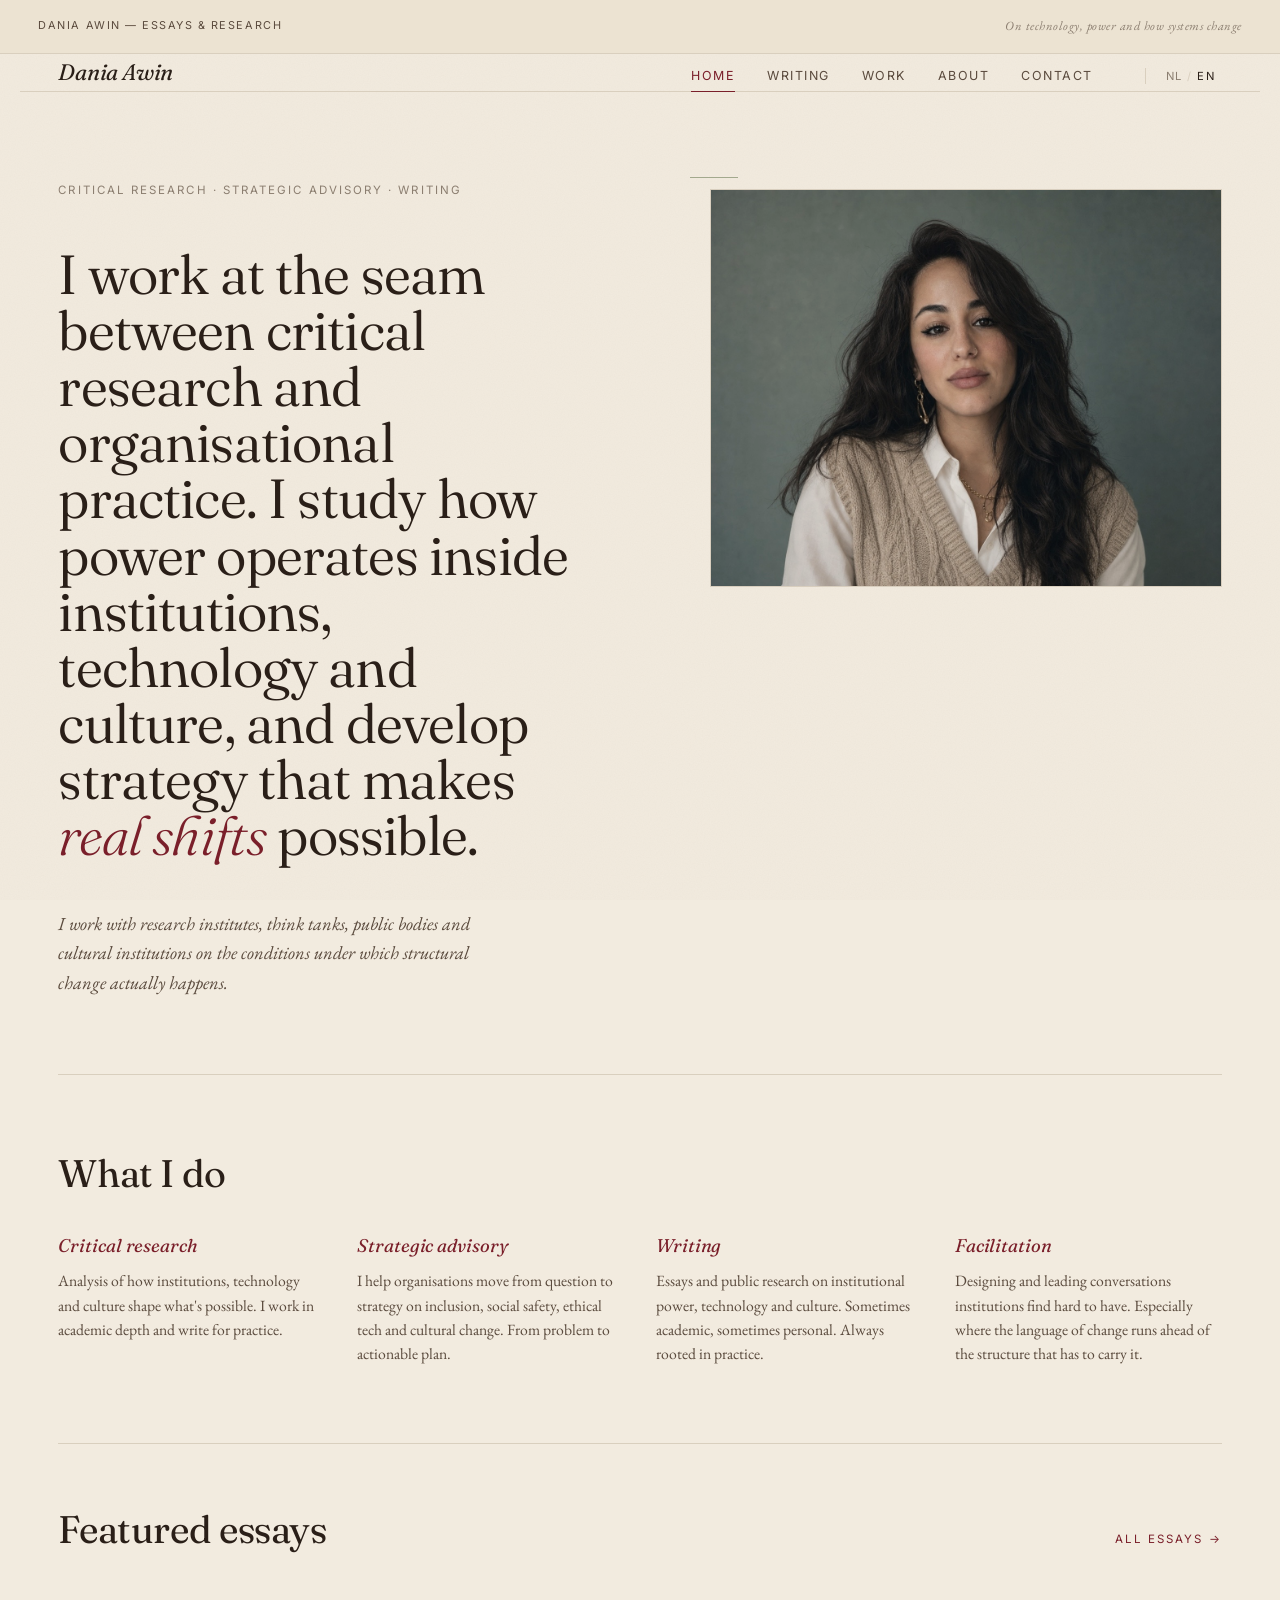
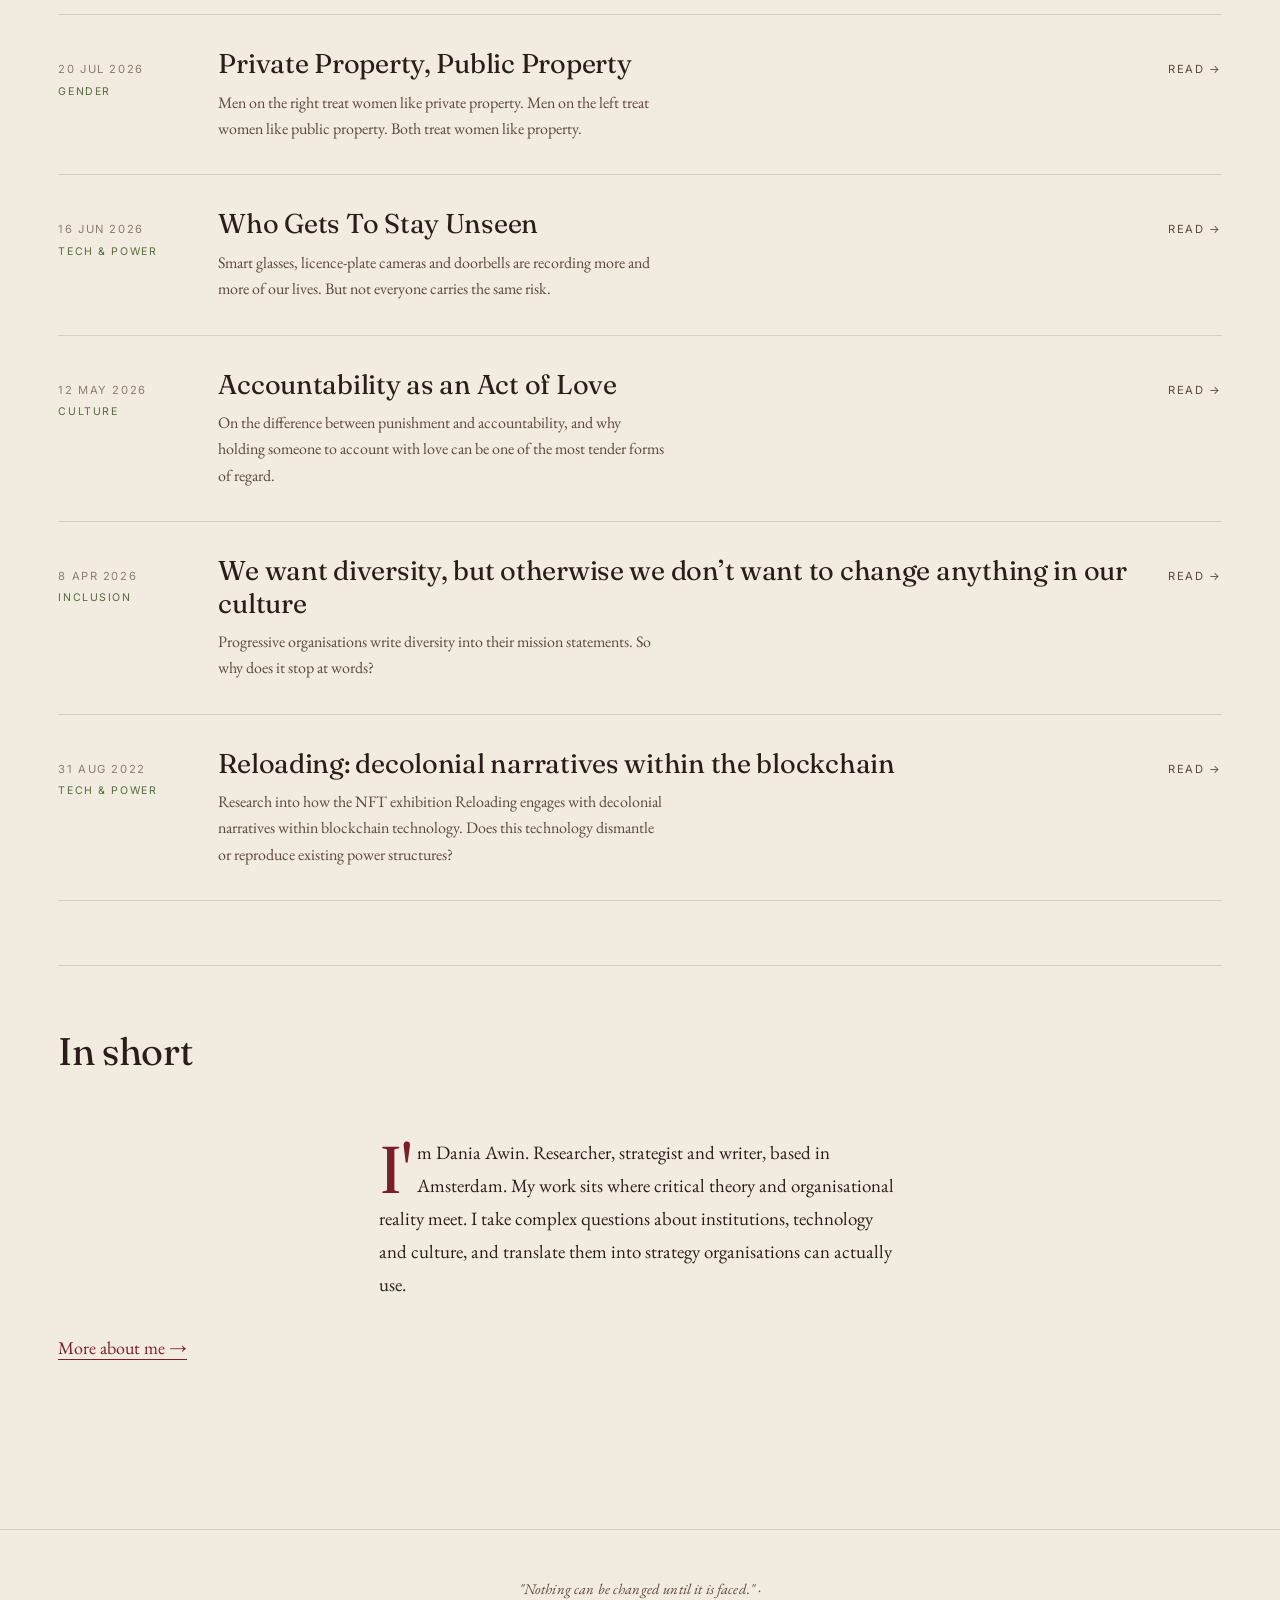
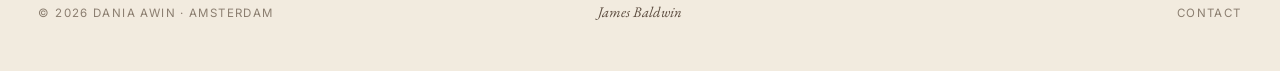
<file: index.html>
<!DOCTYPE html>
<html lang="en">
<head>
  <meta charset="UTF-8" />
  <meta name="viewport" content="width=device-width, initial-scale=1.0" />
  <meta name="google-site-verification" content="9EBfNb-vlP_G5vzVKmFkV1T8YSoDcM2ezz2l9nICe7w" />

  <title>Dania Awin · Critical research, strategic advisory and writing on power, institutions and technology</title>
  <meta name="description" content="Dania Awin is a critical researcher, strategist and writer based in Amsterdam. Research and advisory on institutional power, inclusion and social safety, ethics in technology, decolonisation, and cultural change in organisations." />
  <meta name="author" content="Dania Awin" />
  <meta name="robots" content="index, follow" />
  <meta name="keywords" content="Dania Awin, critical research, strategic advisory, institutional change, decolonisation, inclusion, social safety, ethics in technology, organisational change, Amsterdam researcher, public research, think tank, policy research, tech and society, cultural change, decolonial theory" />
  <link rel="canonical" href="https://daniaawin.com/" />
  <meta name="theme-color" content="#F2EBDF" />

  <meta property="og:type" content="website" />
  <meta property="og:site_name" content="Dania Awin" />
  <meta property="og:title" content="Dania Awin · Critical research, strategic advisory and writing on power, institutions and technology" />
  <meta property="og:description" content="Dania Awin is a critical researcher, strategist and writer based in Amsterdam. Research and advisory on institutional power, inclusion and social safety, ethics in technology, decolonisation, and cultural change in organisations." />
  <meta property="og:url" content="https://daniaawin.com/" />
  <meta property="og:image" content="https://daniaawin.com/dania-hero.jpg" />
  <meta property="og:locale" content="en_GB" />
  <meta property="og:locale:alternate" content="nl_NL" />

  <meta name="twitter:card" content="summary_large_image" />
  <meta name="twitter:title" content="Dania Awin · Critical research, strategic advisory and writing on power, institutions and technology" />
  <meta name="twitter:description" content="Dania Awin is a critical researcher, strategist and writer based in Amsterdam. Research and advisory on institutional power, inclusion and social safety, ethics in technology, decolonisation, and cultural change in organisations." />
  <meta name="twitter:image" content="https://daniaawin.com/dania-hero.jpg" />

  <script type="application/ld+json">
{
  "@context": "https://schema.org",
  "@type": "Person",
  "name": "Dania Awin",
  "url": "https://daniaawin.com",
  "image": "https://daniaawin.com/dania-hero.jpg",
  "jobTitle": "Researcher, Strategic Advisor, Writer",
  "description": "Critical researcher, strategist and writer working on institutional power, inclusion and social safety, ethics in technology, and cultural change in organisations.",
  "knowsLanguage": ["nl", "en"],
  "address": { "@type": "PostalAddress", "addressLocality": "Amsterdam", "addressCountry": "NL" },
  "alumniOf": { "@type": "CollegeOrUniversity", "name": "University of Amsterdam", "url": "https://www.uva.nl" },
  "knowsAbout": [
    "Institutional power", "Decolonisation", "Decolonial theory",
    "Inclusion", "Social safety", "Diversity equity and inclusion",
    "Ethics in technology", "Digital rights", "Tech and society",
    "Cultural change in organisations", "Organisational change",
    "Critical theory", "Public research", "Strategic research", "Policy research"
  ],
  "sameAs": [ "https://linkedin.com/in/daniaawin", "https://dawin.substack.com" ]
}
</script>

  <link rel="preconnect" href="https://fonts.googleapis.com" />
  <link rel="preconnect" href="https://fonts.gstatic.com" crossorigin />
  <link href="https://fonts.googleapis.com/css2?family=Fraunces:ital,opsz,wght@0,9..144,300..600;1,9..144,300..500&family=EB+Garamond:ital,wght@0,400..600;1,400..500&family=Inter:wght@400;500&display=swap" rel="stylesheet" />

  <link rel="stylesheet" href="style.css?v=e51124af" />
  <link rel="icon" type="image/svg+xml" href="/favicon.svg" />
  <link rel="icon" type="image/png" sizes="32x32" href="/favicon-32x32.png" />
  <link rel="icon" type="image/png" sizes="16x16" href="/favicon-16x16.png" />
  <link rel="apple-touch-icon" sizes="180x180" href="/apple-touch-icon.png" />
  <link rel="alternate" type="application/rss+xml" title="Dania Awin — Essays" href="/rss.xml" />
</head>
<body class="lang-en">

  <header>
    <div class="marginalia">
      <div class="left" data-c="marginalia.left"></div>
      <div class="center"></div>
      <div class="right" data-c="marginalia.right"></div>
    </div>

    <nav class="nav wrap">
      <a href="index.html" class="nav__brand" data-c="brand"></a>
      <div class="nav__links">
        <a href="index.html" class="is-active" data-c="nav.home"></a>
        <a href="writing.html" data-c="nav.writing"></a>
        <a href="work.html" data-c="nav.work"></a>
        <a href="about.html" data-c="nav.about"></a>
        <a href="contact.html" data-c="nav.contact"></a>
        <button class="nav__lang" id="langToggle" aria-label="Toggle language">
          <span data-lang="nl">NL</span><span class="divider">/</span><span data-lang="en">EN</span>
        </button>
      </div>
    </nav>
  </header>

  <main class="wrap">

    <section class="hero hero--with-portrait">
      <div class="hero__text">
        <div class="eyebrow hero__eyebrow" data-c="home.eyebrow"></div>
        <h1 class="display" data-c="home.heroHeadline"></h1>
        <p class="hero__sub" data-c="home.heroSub"></p>
      </div>
      <figure class="hero__portrait">
        <img id="hero-portrait-img" src="dania-hero.jpg" alt="Dania Awin" />
      </figure>
    </section>

    <section class="work-blocks">
      <h2 class="section" data-c="home.whatIDoHeading"></h2>
      <div class="work-blocks__grid" id="what-i-do-blocks"></div>
    </section>

    <section class="featured" id="featured-essays">
      <div class="featured__head">
        <h2 class="section" data-c="home.featuredHeading"></h2>
        <a href="writing.html" class="eyebrow" style="color: var(--oxblood);" data-c="home.featuredAllLink"></a>
      </div>
      <div class="featured__list" id="featured-list"></div>
    </section>

    <section class="featured">
      <div class="featured__head">
        <h2 class="section" data-c="home.introHeading"></h2>
      </div>
      <div class="prose" id="home-intro" style="max-width: 58ch;"></div>
      <p style="margin-top: 2rem;">
        <a href="about.html" class="link" style="color: var(--oxblood);"><span class="nl">Meer over mij →</span><span class="en">More about me →</span></a>
      </p>
    </section>

  </main>

  <footer class="foot">
    <div class="left" data-c="footer.copyright"></div>
    <div class="center" data-c="footer.quote"></div>
    <div class="right">
      <a href="contact.html" data-c="footer.contactLink"></a>
    </div>
  </footer>




  <script src="script.js?v=588d3e87"></script>
</body>
</html>
</file>
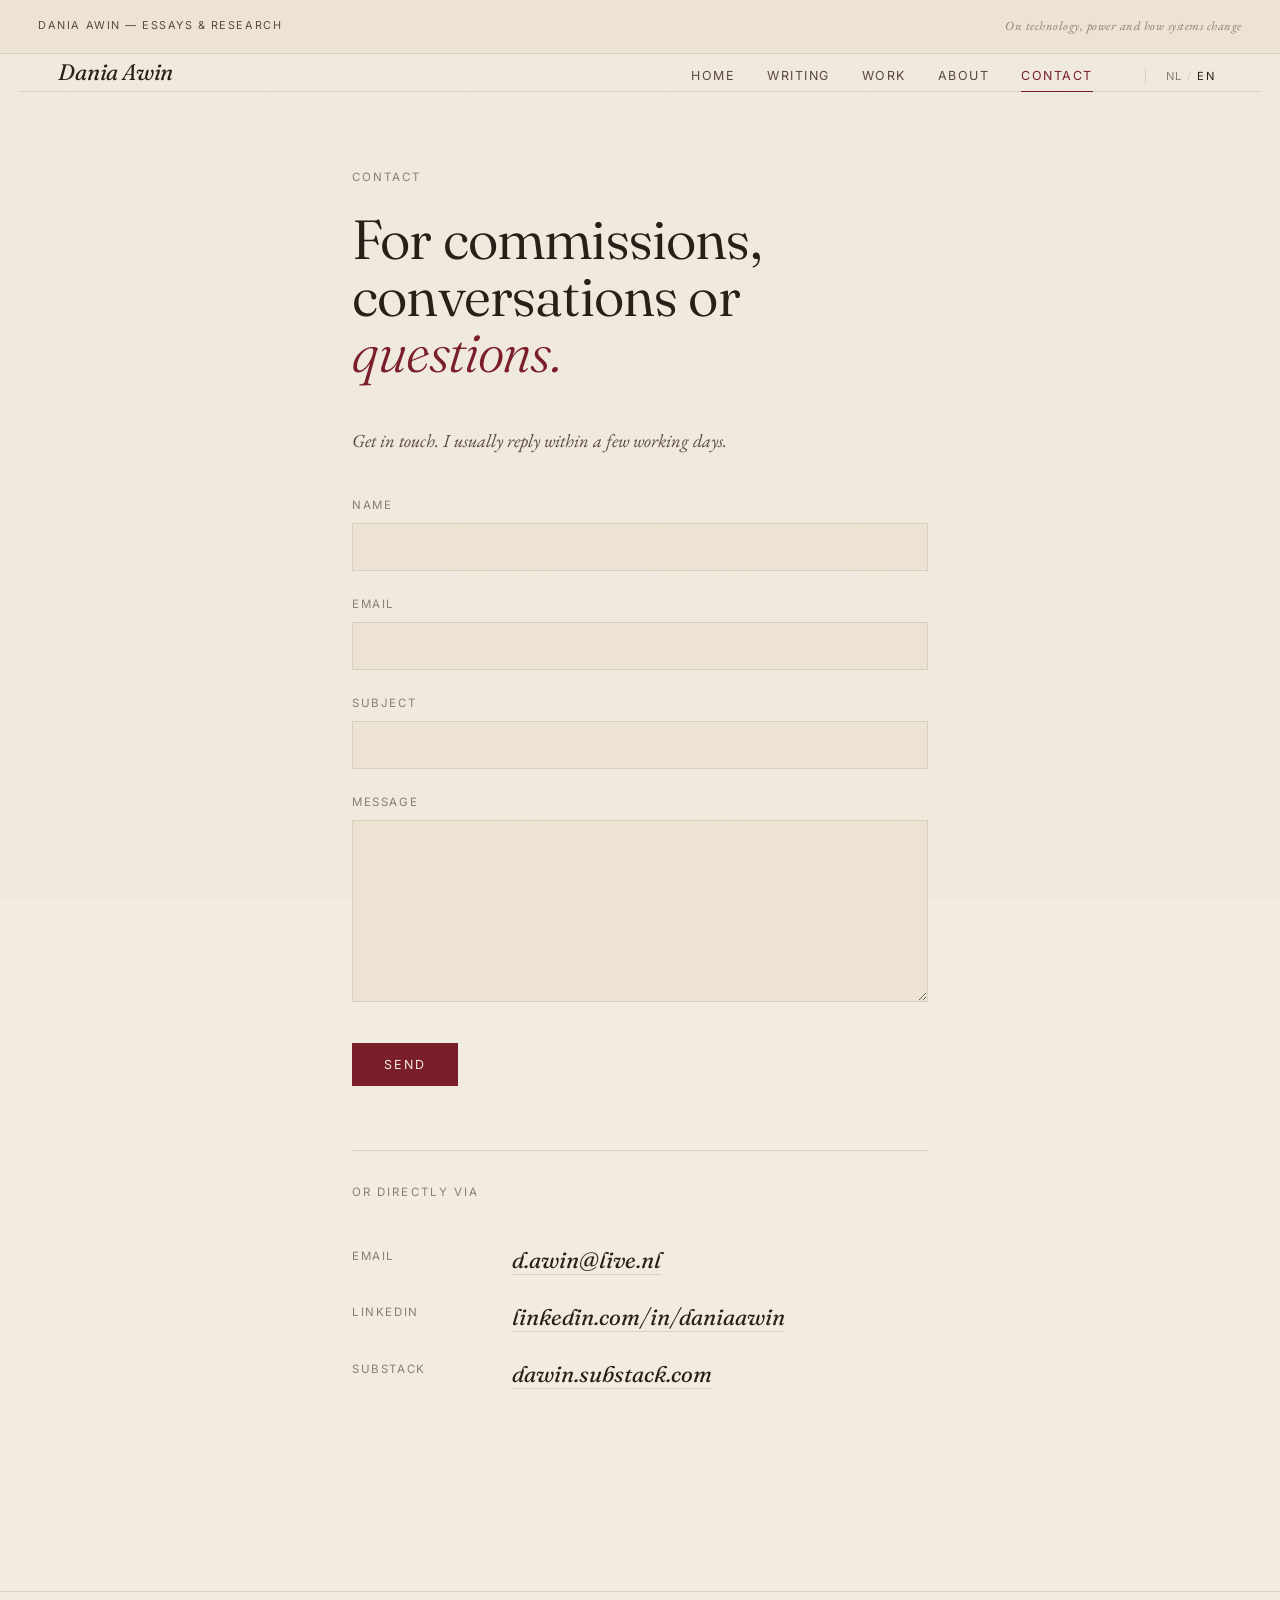
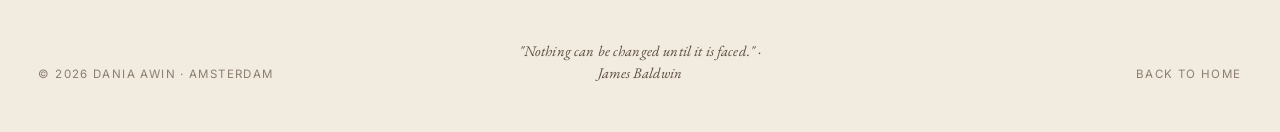
<file: contact.html>
<!DOCTYPE html>
<html lang="en">
<head>
  <meta charset="UTF-8" />
  <meta name="viewport" content="width=device-width, initial-scale=1.0" />
  <meta name="google-site-verification" content="9EBfNb-vlP_G5vzVKmFkV1T8YSoDcM2ezz2l9nICe7w" />

  <title>Contact · Dania Awin · Research, advisory and writing engagements</title>
  <meta name="description" content="Get in touch with Dania Awin for research, advisory, writing or speaking engagements. Amsterdam-based, working in Dutch and English." />
  <meta name="author" content="Dania Awin" />
  <meta name="robots" content="index, follow" />
  <meta name="keywords" content="Dania Awin, critical research, strategic advisory, institutional change, decolonisation, inclusion, social safety, ethics in technology, organisational change, Amsterdam researcher, public research, think tank, policy research, tech and society, cultural change, decolonial theory" />
  <link rel="canonical" href="https://daniaawin.com/contact.html" />
  <meta name="theme-color" content="#F2EBDF" />

  <meta property="og:type" content="website" />
  <meta property="og:site_name" content="Dania Awin" />
  <meta property="og:title" content="Contact · Dania Awin · Research, advisory and writing engagements" />
  <meta property="og:description" content="Get in touch with Dania Awin for research, advisory, writing or speaking engagements. Amsterdam-based, working in Dutch and English." />
  <meta property="og:url" content="https://daniaawin.com/contact.html" />
  <meta property="og:image" content="https://daniaawin.com/dania-hero.jpg" />
  <meta property="og:locale" content="en_GB" />
  <meta property="og:locale:alternate" content="nl_NL" />

  <meta name="twitter:card" content="summary_large_image" />
  <meta name="twitter:title" content="Contact · Dania Awin · Research, advisory and writing engagements" />
  <meta name="twitter:description" content="Get in touch with Dania Awin for research, advisory, writing or speaking engagements. Amsterdam-based, working in Dutch and English." />
  <meta name="twitter:image" content="https://daniaawin.com/dania-hero.jpg" />

  <script type="application/ld+json">
{
  "@context": "https://schema.org",
  "@type": "Person",
  "name": "Dania Awin",
  "url": "https://daniaawin.com",
  "image": "https://daniaawin.com/dania-hero.jpg",
  "jobTitle": "Researcher, Strategic Advisor, Writer",
  "description": "Critical researcher, strategist and writer working on institutional power, inclusion and social safety, ethics in technology, and cultural change in organisations.",
  "knowsLanguage": ["nl", "en"],
  "address": { "@type": "PostalAddress", "addressLocality": "Amsterdam", "addressCountry": "NL" },
  "alumniOf": { "@type": "CollegeOrUniversity", "name": "University of Amsterdam", "url": "https://www.uva.nl" },
  "knowsAbout": [
    "Institutional power", "Decolonisation", "Decolonial theory",
    "Inclusion", "Social safety", "Diversity equity and inclusion",
    "Ethics in technology", "Digital rights", "Tech and society",
    "Cultural change in organisations", "Organisational change",
    "Critical theory", "Public research", "Strategic research", "Policy research"
  ],
  "sameAs": [ "https://linkedin.com/in/daniaawin", "https://dawin.substack.com" ]
}
</script>

  <link rel="preconnect" href="https://fonts.googleapis.com" />
  <link rel="preconnect" href="https://fonts.gstatic.com" crossorigin />
  <link href="https://fonts.googleapis.com/css2?family=Fraunces:ital,opsz,wght@0,9..144,300..600;1,9..144,300..500&family=EB+Garamond:ital,wght@0,400..600;1,400..500&family=Inter:wght@400;500&display=swap" rel="stylesheet" />

  <link rel="stylesheet" href="style.css?v=e51124af" />
  <link rel="icon" type="image/svg+xml" href="/favicon.svg" />
  <link rel="icon" type="image/png" sizes="32x32" href="/favicon-32x32.png" />
  <link rel="icon" type="image/png" sizes="16x16" href="/favicon-16x16.png" />
  <link rel="apple-touch-icon" sizes="180x180" href="/apple-touch-icon.png" />
  <link rel="alternate" type="application/rss+xml" title="Dania Awin — Essays" href="/rss.xml" />
</head>
<body class="lang-en">

  <header>
    <div class="marginalia">
      <div class="left" data-c="marginalia.left"></div>
      <div class="center"></div>
      <div class="right" data-c="marginalia.right"></div>
    </div>

    <nav class="nav wrap">
      <a href="index.html" class="nav__brand" data-c="brand"></a>
      <div class="nav__links">
        <a href="index.html" data-c="nav.home"></a>
        <a href="writing.html" data-c="nav.writing"></a>
        <a href="work.html" data-c="nav.work"></a>
        <a href="about.html" data-c="nav.about"></a>
        <a href="contact.html" class="is-active" data-c="nav.contact"></a>
        <button class="nav__lang" id="langToggle" aria-label="Toggle language">
          <span data-lang="nl">NL</span><span class="divider">/</span><span data-lang="en">EN</span>
        </button>
      </div>
    </nav>
  </header>

  <main class="wrap">

    <section class="contact">
      <div class="eyebrow" data-c="contact.eyebrow"></div>
      <h1 class="display" style="margin-top: 1.5rem;" data-c="contact.title"></h1>
      <p class="archive-intro" style="margin-top: 2rem;" data-c="contact.intro"></p>

      <form method="POST" class="contact-form" action="https://formsubmit.co/d.awin@live.nl">
        <input type="hidden" name="_subject" value="Nieuw bericht via daniaawin.com" />
        <input type="hidden" name="_template" value="table" />
        <input type="hidden" name="_captcha" value="false" />
        <input type="hidden" name="_next" value="https://daniaawin.com/contact.html?sent=1" />
        <input type="text" name="_honey" style="display:none" />

        <div class="field">
          <label for="name"><span class="nl">Naam</span><span class="en">Name</span></label>
          <input type="text" id="name" name="name" required />
        </div>
        <div class="field">
          <label for="email">Email</label>
          <input type="email" id="email" name="email" required />
        </div>
        <div class="field">
          <label for="subject"><span class="nl">Onderwerp</span><span class="en">Subject</span></label>
          <input type="text" id="subject" name="subject" />
        </div>
        <div class="field">
          <label for="message"><span class="nl">Bericht</span><span class="en">Message</span></label>
          <textarea id="message" name="message" rows="6" required></textarea>
        </div>
        <button type="submit" class="contact-submit">
          <span class="nl">Verstuur</span><span class="en">Send</span>
        </button>
      </form>

      <p id="contact-success" style="display:none; margin-top: 2rem; padding: 1.5rem; background: var(--bg-soft); border-left: 2px solid var(--moss); font-style: italic;">
        <span class="nl">Bedankt voor je bericht. Ik antwoord meestal binnen een paar werkdagen.</span>
        <span class="en">Thank you for your message. I usually reply within a few working days.</span>
      </p>

      <div style="margin-top: 4rem; padding-top: 2rem; border-top: 1px solid var(--rule);">
        <p class="eyebrow" style="margin-bottom: 1.5rem;"><span class="nl">Of direct via</span><span class="en">Or directly via</span></p>
        <dl id="contact-items"></dl>
      </div>
    </section>

  </main>

  <script>
    if (new URLSearchParams(location.search).get('sent') === '1') {
      document.getElementById('contact-success').style.display = 'block';
      document.querySelector('.contact-form').style.display = 'none';
    }
  </script>

  <footer class="foot">
    <div class="left" data-c="footer.copyright"></div>
    <div class="center" data-c="footer.quote"></div>
    <div class="right">
      <a href="index.html" data-c="labels.backToHome"></a>
    </div>
  </footer>




  <script src="script.js?v=588d3e87"></script>
</body>
</html>
</file>
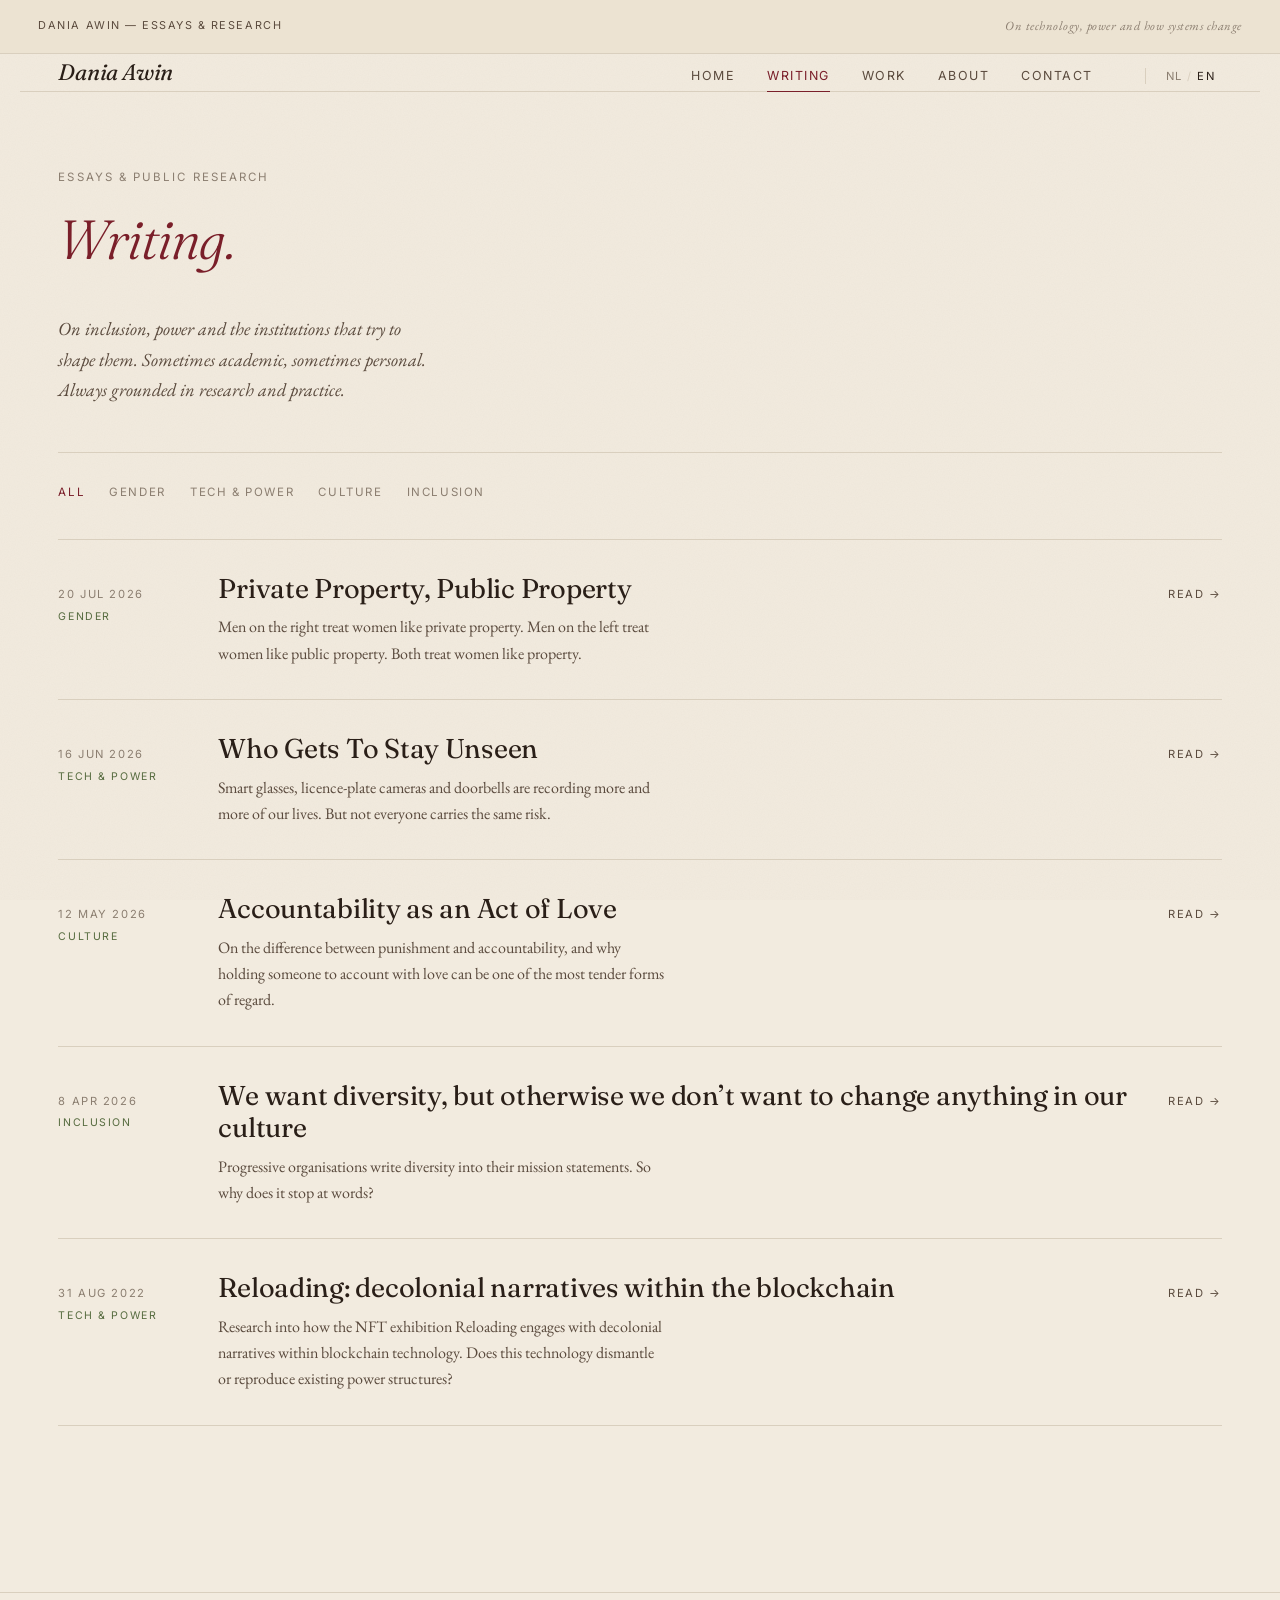
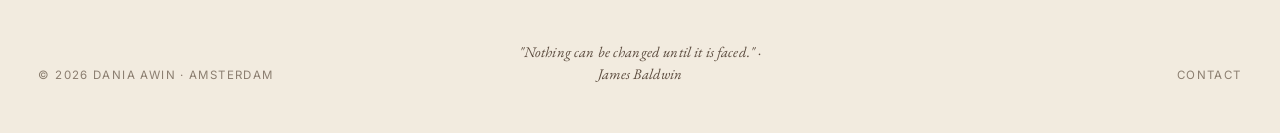
<file: writing.html>
<!DOCTYPE html>
<html lang="en">
<head>
  <meta charset="UTF-8" />
  <meta name="viewport" content="width=device-width, initial-scale=1.0" />
  <meta name="google-site-verification" content="9EBfNb-vlP_G5vzVKmFkV1T8YSoDcM2ezz2l9nICe7w" />

  <title>Writing · Dania Awin · Essays on institutional power, technology and culture</title>
  <meta name="description" content="Essays and public research by Dania Awin on institutional power, decolonisation, inclusion and social safety, ethics in technology, accountability, and the politics of structural change." />
  <meta name="author" content="Dania Awin" />
  <meta name="robots" content="index, follow" />
  <meta name="keywords" content="Dania Awin, critical research, strategic advisory, institutional change, decolonisation, inclusion, social safety, ethics in technology, organisational change, Amsterdam researcher, public research, think tank, policy research, tech and society, cultural change, decolonial theory" />
  <link rel="canonical" href="https://daniaawin.com/writing.html" />
  <meta name="theme-color" content="#F2EBDF" />

  <meta property="og:type" content="website" />
  <meta property="og:site_name" content="Dania Awin" />
  <meta property="og:title" content="Writing · Dania Awin · Essays on institutional power, technology and culture" />
  <meta property="og:description" content="Essays and public research by Dania Awin on institutional power, decolonisation, inclusion and social safety, ethics in technology, accountability, and the politics of structural change." />
  <meta property="og:url" content="https://daniaawin.com/writing.html" />
  <meta property="og:image" content="https://daniaawin.com/dania-hero.jpg" />
  <meta property="og:locale" content="en_GB" />
  <meta property="og:locale:alternate" content="nl_NL" />

  <meta name="twitter:card" content="summary_large_image" />
  <meta name="twitter:title" content="Writing · Dania Awin · Essays on institutional power, technology and culture" />
  <meta name="twitter:description" content="Essays and public research by Dania Awin on institutional power, decolonisation, inclusion and social safety, ethics in technology, accountability, and the politics of structural change." />
  <meta name="twitter:image" content="https://daniaawin.com/dania-hero.jpg" />

  <script type="application/ld+json">
{
  "@context": "https://schema.org",
  "@type": "Person",
  "name": "Dania Awin",
  "url": "https://daniaawin.com",
  "image": "https://daniaawin.com/dania-hero.jpg",
  "jobTitle": "Researcher, Strategic Advisor, Writer",
  "description": "Critical researcher, strategist and writer working on institutional power, inclusion and social safety, ethics in technology, and cultural change in organisations.",
  "knowsLanguage": ["nl", "en"],
  "address": { "@type": "PostalAddress", "addressLocality": "Amsterdam", "addressCountry": "NL" },
  "alumniOf": { "@type": "CollegeOrUniversity", "name": "University of Amsterdam", "url": "https://www.uva.nl" },
  "knowsAbout": [
    "Institutional power", "Decolonisation", "Decolonial theory",
    "Inclusion", "Social safety", "Diversity equity and inclusion",
    "Ethics in technology", "Digital rights", "Tech and society",
    "Cultural change in organisations", "Organisational change",
    "Critical theory", "Public research", "Strategic research", "Policy research"
  ],
  "sameAs": [ "https://linkedin.com/in/daniaawin", "https://dawin.substack.com" ]
}
</script>

  <link rel="preconnect" href="https://fonts.googleapis.com" />
  <link rel="preconnect" href="https://fonts.gstatic.com" crossorigin />
  <link href="https://fonts.googleapis.com/css2?family=Fraunces:ital,opsz,wght@0,9..144,300..600;1,9..144,300..500&family=EB+Garamond:ital,wght@0,400..600;1,400..500&family=Inter:wght@400;500&display=swap" rel="stylesheet" />

  <link rel="stylesheet" href="style.css?v=e51124af" />
  <link rel="icon" type="image/svg+xml" href="/favicon.svg" />
  <link rel="icon" type="image/png" sizes="32x32" href="/favicon-32x32.png" />
  <link rel="icon" type="image/png" sizes="16x16" href="/favicon-16x16.png" />
  <link rel="apple-touch-icon" sizes="180x180" href="/apple-touch-icon.png" />
  <link rel="alternate" type="application/rss+xml" title="Dania Awin — Essays" href="/rss.xml" />
</head>
<body class="lang-en">

  <header>
    <div class="marginalia">
      <div class="left" data-c="marginalia.left"></div>
      <div class="center"></div>
      <div class="right" data-c="marginalia.right"></div>
    </div>

    <nav class="nav wrap">
      <a href="index.html" class="nav__brand" data-c="brand"></a>
      <div class="nav__links">
        <a href="index.html" data-c="nav.home"></a>
        <a href="writing.html" class="is-active" data-c="nav.writing"></a>
        <a href="work.html" data-c="nav.work"></a>
        <a href="about.html" data-c="nav.about"></a>
        <a href="contact.html" data-c="nav.contact"></a>
        <button class="nav__lang" id="langToggle" aria-label="Toggle language">
          <span data-lang="nl">NL</span><span class="divider">/</span><span data-lang="en">EN</span>
        </button>
      </div>
    </nav>
  </header>

  <main class="wrap">

    <section class="archive-head">
      <div class="eyebrow" data-c="writing.eyebrow"></div>
      <h1 class="display" style="margin-top: 1.5rem;" data-c="writing.title"></h1>
      <p class="archive-intro" data-c="writing.intro"></p>
      <div class="filters" id="filters"></div>
    </section>

    <section class="featured" style="border-top: 0; padding-top: 0;">
      <div class="featured__list" id="all-articles"></div>
    </section>

  </main>

  <footer class="foot">
    <div class="left" data-c="footer.copyright"></div>
    <div class="center" data-c="footer.quote"></div>
    <div class="right">
      <a href="contact.html" data-c="footer.contactLink"></a>
    </div>
  </footer>




  <script src="script.js?v=588d3e87"></script>
</body>
</html>
</file>
<file: style.css>
/* =========================================================
   Dania Awin — site stylesheet
   Editorial, literary, painterly. Aubergine / moss / oxblood
   on warm cream. Fraunces + EB Garamond.
   ========================================================= */

:root {
  /* Colors */
  --bg: #F2EBDF;            /* warm cream */
  --bg-soft: #ECE3D2;       /* slightly darker cream */
  --bg-dark: #3D2C3D;       /* aubergine */
  --bg-dark-soft: #2F2330;
  --ink: #2A1F18;           /* deep chocolate, body text */
  --ink-soft: #5A4A3D;
  --muted: #8B7E70;         /* warm grey */
  --rule: #D9CFBE;          /* hairline rule */
  --oxblood: #7A1F2A;       /* primary accent */
  --moss: #566B3F;          /* secondary accent */
  --cream-on-dark: #E8DCC5;

  /* Typography */
  --serif-display: "Fraunces", "Spectral", Georgia, serif;
  --serif-body: "EB Garamond", "Cormorant Garamond", Georgia, serif;
  --sans-caps: "Inter", "Söhne", -apple-system, BlinkMacSystemFont, sans-serif;

  /* Sizing */
  --max-width: 1240px;
  --measure: 64ch;          /* readable column */
  --gutter: clamp(1.25rem, 3vw, 2.5rem);

  /* Motion */
  --ease: cubic-bezier(0.4, 0.0, 0.2, 1);
}

/* ---------- Reset ---------- */

*, *::before, *::after { box-sizing: border-box; }

html { -webkit-text-size-adjust: 100%; }

body {
  margin: 0;
  background: var(--bg);
  color: var(--ink);
  font-family: var(--serif-body);
  font-size: 1.125rem;
  line-height: 1.65;
  font-feature-settings: "kern", "liga", "onum";
  text-rendering: optimizeLegibility;
  -webkit-font-smoothing: antialiased;
  -moz-osx-font-smoothing: grayscale;
  position: relative;
  overflow-x: hidden;
}

/* Subtle paper grain */
body::before {
  content: "";
  position: fixed;
  inset: 0;
  pointer-events: none;
  z-index: 1;
  opacity: 0.5;
  mix-blend-mode: multiply;
  background-image: url("data:image/svg+xml;utf8,<svg xmlns='http://www.w3.org/2000/svg' width='200' height='200'><filter id='n'><feTurbulence type='fractalNoise' baseFrequency='0.85' numOctaves='2' stitchTiles='stitch'/><feColorMatrix values='0 0 0 0 0.16  0 0 0 0 0.12  0 0 0 0 0.09  0 0 0 0.06 0'/></filter><rect width='100%25' height='100%25' filter='url(%23n)'/></svg>");
}

img { max-width: 100%; display: block; }
a { color: inherit; text-decoration: none; }

/* ---------- Top marginalia ---------- */

.marginalia {
  display: grid;
  grid-template-columns: 1fr auto 1fr;
  align-items: center;
  padding: 1rem var(--gutter);
  background: var(--bg-soft);
  border-bottom: 1px solid var(--rule);
  font-family: var(--sans-caps);
  font-size: 0.68rem;
  letter-spacing: 0.14em;
  text-transform: uppercase;
  color: var(--ink-soft);
  position: relative;
  z-index: 5;
}

.marginalia .left {
  justify-self: start;
}

.marginalia .right {
  justify-self: end;
  font-style: italic;
  font-family: var(--serif-body);
  font-size: 0.78rem;
  letter-spacing: 0.04em;
  text-transform: none;
  color: var(--muted);
}

.marginalia .center {
  font-weight: 500;
  color: var(--ink);
}

/* ---------- Navigation ---------- */

.nav {
  display: flex;
  justify-content: space-between;
  align-items: baseline;
  padding: 0 var(--gutter) 1.5rem;
  border-bottom: 1px solid var(--rule);
  position: relative;
  z-index: 5;
  flex-wrap: wrap;
  gap: 1rem;
}

@media (max-width: 720px) {
  .nav {
    flex-direction: column;
    align-items: flex-start;
    gap: 1rem;
  }
  .nav__brand { font-size: 1.6rem; }
  .nav__links {
    width: 100%;
    flex-wrap: wrap;
    gap: 0.7rem 1.1rem;
  }
}

@media (max-width: 720px) {
  .marginalia {
    grid-template-columns: 1fr;
    gap: 0.4rem;
    text-align: left;
    padding: 1rem var(--gutter);
  }
  .marginalia .right {
    justify-self: start;
    font-size: 0.72rem;
  }
}

.nav__brand {
  font-family: var(--serif-display);
  font-weight: 400;
  font-size: 1.4rem;
  font-style: italic;
  letter-spacing: -0.01em;
  color: var(--ink);
}

.nav__links {
  display: flex;
  gap: clamp(1rem, 2.5vw, 2.25rem);
  align-items: baseline;
  font-family: var(--sans-caps);
  font-size: 0.78rem;
  letter-spacing: 0.12em;
  text-transform: uppercase;
}

.nav__links a {
  color: var(--ink-soft);
  position: relative;
  padding-bottom: 2px;
  transition: color 0.3s var(--ease);
}

.nav__links a:hover,
.nav__links a.is-active {
  color: var(--oxblood);
}

.nav__links a.is-active::after {
  content: "";
  position: absolute;
  left: 0; right: 0; bottom: -4px;
  height: 1px;
  background: var(--oxblood);
}

.nav__lang {
  margin-left: 1.25rem;
  padding-left: 1.25rem;
  border-left: 1px solid var(--rule);
  font-family: var(--sans-caps);
  font-size: 0.7rem;
  letter-spacing: 0.14em;
  color: var(--muted);
  cursor: pointer;
  background: none;
  border-top: 0;
  border-right: 0;
  border-bottom: 0;
  text-transform: uppercase;
}

.nav__lang span { transition: color 0.3s var(--ease); }
.nav__lang span.is-active { color: var(--ink); }
.nav__lang .divider { margin: 0 0.4em; color: var(--rule); }

/* ---------- Main wrap ---------- */

.wrap {
  max-width: var(--max-width);
  margin: 0 auto;
  padding: 0 var(--gutter);
  position: relative;
  z-index: 2;
}

main { position: relative; z-index: 2; }

/* ---------- Typography utilities ---------- */

.eyebrow {
  font-family: var(--sans-caps);
  font-size: 0.72rem;
  letter-spacing: 0.18em;
  text-transform: uppercase;
  color: var(--muted);
}

.display {
  font-family: var(--serif-display);
  font-weight: 350;
  font-size: clamp(2rem, 4.3vw, 3.5rem);
  line-height: 1.02;
  letter-spacing: -0.015em;
  color: var(--ink);
}

.display em {
  font-style: italic;
  font-weight: 300;
  color: var(--oxblood);
}

.lede {
  font-family: var(--serif-body);
  font-size: clamp(1.15rem, 1.6vw, 1.4rem);
  line-height: 1.55;
  color: var(--ink-soft);
  max-width: 38ch;
}

h2.section {
  font-family: var(--serif-display);
  font-weight: 400;
  font-size: clamp(1.8rem, 3vw, 2.5rem);
  line-height: 1.1;
  letter-spacing: -0.01em;
  margin: 0 0 1.5rem;
  color: var(--ink);
}

h3 {
  font-family: var(--serif-display);
  font-weight: 500;
  font-size: 1.25rem;
  line-height: 1.25;
  letter-spacing: -0.005em;
  margin: 0 0 0.5rem;
  color: var(--ink);
}

p { margin: 0 0 1.1em; }
p:last-child { margin-bottom: 0; }

a.link {
  color: var(--oxblood);
  border-bottom: 1px solid currentColor;
  transition: opacity 0.3s var(--ease);
}
a.link:hover { opacity: 0.7; }

hr.rule {
  border: 0;
  border-top: 1px solid var(--rule);
  margin: 4rem 0;
}

/* ---------- Hero ---------- */

.hero {
  padding: clamp(3.5rem, 8vw, 7rem) 0 clamp(3rem, 6vw, 5rem);
  display: grid;
  grid-template-columns: 1fr;
  gap: 2.5rem;
}

.hero__eyebrow { margin-bottom: 1.5rem; }

.hero__sub {
  margin-top: 2rem;
  font-family: var(--serif-body);
  font-style: italic;
  font-size: 1.15rem;
  color: var(--ink-soft);
  max-width: 46ch;
  line-height: 1.6;
}

/* ---------- Featured essays (home) ---------- */

.featured {
  padding: clamp(2rem, 5vw, 4rem) 0;
  border-top: 1px solid var(--rule);
}

.featured__head {
  display: flex;
  justify-content: space-between;
  align-items: baseline;
  margin-bottom: 2.5rem;
}

.featured__list {
  display: grid;
  gap: 0;
}

.essay-row {
  display: grid;
  grid-template-columns: 8rem 1fr auto;
  gap: 2rem;
  padding: 2rem 0;
  border-top: 1px solid var(--rule);
  align-items: baseline;
  transition: background 0.4s var(--ease), padding 0.4s var(--ease);
}

.essay-row:last-child { border-bottom: 1px solid var(--rule); }

.essay-row:hover {
  background: var(--bg-soft);
  padding-left: 1rem;
  padding-right: 1rem;
}

.essay-row__meta {
  font-family: var(--sans-caps);
  font-size: 0.7rem;
  letter-spacing: 0.14em;
  text-transform: uppercase;
  color: var(--muted);
}

.essay-row__meta .cat {
  display: block;
  color: var(--moss);
  font-style: normal;
  margin-top: 0.25rem;
  font-size: 0.66rem;
}

.essay-row__title {
  font-family: var(--serif-display);
  font-weight: 400;
  font-size: clamp(1.3rem, 2.2vw, 1.7rem);
  line-height: 1.2;
  letter-spacing: -0.01em;
  color: var(--ink);
}

.essay-row__title em { font-style: italic; color: var(--oxblood); }

.essay-row__read {
  font-family: var(--sans-caps);
  font-size: 0.7rem;
  letter-spacing: 0.14em;
  text-transform: uppercase;
  color: var(--ink-soft);
  white-space: nowrap;
}

@media (max-width: 720px) {
  .essay-row {
    grid-template-columns: 1fr;
    gap: 0.5rem;
  }
  .essay-row__read { display: none; }
}

/* ---------- What I do (four blocks) ---------- */

.work-blocks {
  padding: clamp(3rem, 6vw, 5rem) 0;
  border-top: 1px solid var(--rule);
}

.work-blocks__grid {
  display: grid;
  grid-template-columns: repeat(4, 1fr);
  gap: 2rem;
  margin-top: 2.5rem;
}

.work-block h3 {
  font-family: var(--serif-display);
  font-size: 1.15rem;
  font-style: italic;
  font-weight: 400;
  color: var(--oxblood);
  margin-bottom: 0.75rem;
}

.work-block p {
  font-size: 0.98rem;
  line-height: 1.55;
  color: var(--ink-soft);
}

@media (max-width: 880px) {
  .work-blocks__grid { grid-template-columns: repeat(2, 1fr); }
}

@media (max-width: 520px) {
  .work-blocks__grid { grid-template-columns: 1fr; }
}

/* ---------- About / long text ---------- */

.prose {
  max-width: var(--measure);
  margin: 0 auto;
  font-family: var(--serif-body);
  font-size: 1.18rem;
  line-height: 1.75;
}

.prose p { margin-bottom: 1.4em; }
.prose p:first-child::first-letter {
  font-family: var(--serif-display);
  font-size: 3.5em;
  float: left;
  line-height: 0.85;
  padding-right: 0.08em;
  padding-top: 0.08em;
  color: var(--oxblood);
  font-weight: 400;
}

.prose em { color: var(--ink); }
.prose strong { font-weight: 600; }

.prose blockquote {
  border-left: 2px solid var(--moss);
  margin: 2em 0;
  padding-left: 1.5em;
  font-style: italic;
  color: var(--ink-soft);
}

/* ---------- Article page ---------- */

.article-head {
  padding: clamp(3rem, 6vw, 5rem) 0 2rem;
  max-width: 38rem;
  margin: 0 auto;
  text-align: left;
}

.article-head .eyebrow { margin-bottom: 1.5rem; display: block; }

.article-head h1 {
  font-family: var(--serif-display);
  font-weight: 350;
  font-size: clamp(2rem, 4.5vw, 3.25rem);
  line-height: 1.08;
  letter-spacing: -0.015em;
  margin: 0 0 1.5rem;
  color: var(--ink);
}

.article-head h1 em { font-style: italic; color: var(--oxblood); }

.article-head .article-meta {
  font-family: var(--sans-caps);
  font-size: 0.72rem;
  letter-spacing: 0.14em;
  text-transform: uppercase;
  color: var(--muted);
}

.article-body {
  max-width: 38rem;
  margin: 0 auto;
  padding: 1.5rem 0 5rem;
  font-family: var(--serif-body);
  font-size: 1.18rem;
  line-height: 1.75;
}

.article-body p { margin-bottom: 1.4em; }
.article-body h2 {
  font-family: var(--serif-display);
  font-weight: 500;
  font-size: 1.6rem;
  line-height: 1.2;
  margin: 2.5em 0 0.8em;
  color: var(--ink);
}

.article-body h3 {
  font-family: var(--serif-display);
  font-style: italic;
  font-weight: 400;
  font-size: 1.3rem;
  margin: 2em 0 0.6em;
  color: var(--oxblood);
}

.article-body blockquote {
  border-left: 2px solid var(--moss);
  margin: 2em 0;
  padding-left: 1.5em;
  font-style: italic;
  color: var(--ink-soft);
}

.article-body em { color: var(--ink); }
.article-body a { color: var(--oxblood); border-bottom: 1px solid currentColor; }
.article-body a:hover { opacity: 0.7; }
.article-body ul, .article-body ol { padding-left: 1.5em; margin: 0 0 1.4em; }
.article-body li { margin-bottom: 0.5em; }
.article-body hr { border: 0; border-top: 1px solid var(--rule); margin: 3em 0; }

/* ---------- Article figures (foto's met bijschrift) ---------- */
.article-body figure {
  margin: 2.5em 0;
}
.article-body figure img {
  width: 100%;
  height: auto;
  display: block;
  border-radius: 2px;
}
.article-body figure figcaption {
  font-family: var(--serif-body);
  font-style: italic;
  font-size: 0.95rem;
  color: var(--muted);
  margin-top: 0.85rem;
  line-height: 1.5;
}

/* Hero-figure mag iets breder dan tekstkolom op desktop */
@media (min-width: 880px) {
  .article-body figure.article-figure--hero {
    margin: 1em -3rem 2.5em;
  }
}

/* ---------- Article video-embeds (YouTube etc.) ---------- */
.article-body .article-embed {
  position: relative;
  width: 100%;
  padding-bottom: 56.25%; /* 16:9 */
  height: 0;
  margin: 2.5em 0;
  overflow: hidden;
  background: var(--bg-soft);
  border-radius: 2px;
}
.article-body .article-embed iframe {
  position: absolute;
  inset: 0;
  width: 100%;
  height: 100%;
  border: 0;
}

/* Video-embeds blijven binnen de tekstkolom voor rustige uitlijning */

/* ---------- Writing (archive) ---------- */

.archive-head {
  padding: clamp(3rem, 6vw, 5rem) 0 2rem;
}

.archive-head .display { max-width: 18ch; }

.archive-intro {
  margin-top: 2rem;
  max-width: 42ch;
  font-style: italic;
  color: var(--ink-soft);
  font-size: 1.15rem;
}

.filters {
  display: flex;
  flex-wrap: wrap;
  gap: 0.5rem 1.5rem;
  padding: 1.5rem 0 0;
  border-top: 1px solid var(--rule);
  margin-top: 3rem;
}

.filter {
  font-family: var(--sans-caps);
  font-size: 0.72rem;
  letter-spacing: 0.14em;
  text-transform: uppercase;
  color: var(--muted);
  background: none;
  border: 0;
  cursor: pointer;
  padding: 0.5rem 0;
  transition: color 0.3s var(--ease);
}

.filter.is-active { color: var(--oxblood); }
.filter:hover { color: var(--ink); }

/* ---------- Work / cases ---------- */

.case {
  display: grid;
  grid-template-columns: 12rem 1fr;
  gap: 2.5rem;
  padding: 2.5rem 0;
  border-top: 1px solid var(--rule);
}

.case:last-child { border-bottom: 1px solid var(--rule); }

.case__years {
  font-family: var(--sans-caps);
  font-size: 0.72rem;
  letter-spacing: 0.14em;
  text-transform: uppercase;
  color: var(--muted);
}

.case h3 {
  font-family: var(--serif-display);
  font-weight: 400;
  font-size: 1.5rem;
  margin-bottom: 0.5rem;
}

.case h3 em { font-style: italic; color: var(--oxblood); }

.case .role {
  font-family: var(--serif-body);
  font-style: italic;
  color: var(--ink-soft);
  margin-bottom: 1em;
  font-size: 1rem;
}

.case p {
  color: var(--ink-soft);
  font-size: 1.05rem;
}

@media (max-width: 720px) {
  .case { grid-template-columns: 1fr; gap: 0.75rem; }
}

/* ---------- Contact ---------- */

.contact {
  padding: clamp(3rem, 6vw, 6rem) 0;
  max-width: var(--measure);
  margin: 0 auto;
}

.contact dl {
  margin-top: 2.5rem;
  display: grid;
  grid-template-columns: 8rem 1fr;
  gap: 1.25rem 2rem;
}

.contact dt {
  font-family: var(--sans-caps);
  font-size: 0.72rem;
  letter-spacing: 0.14em;
  text-transform: uppercase;
  color: var(--muted);
  padding-top: 0.35em;
}

.contact dd {
  margin: 0;
  font-family: var(--serif-display);
  font-style: italic;
  font-weight: 400;
  font-size: 1.4rem;
}

.contact dd a { border-bottom: 1px solid var(--rule); transition: border-color 0.3s var(--ease); }
.contact dd a:hover { border-color: var(--oxblood); color: var(--oxblood); }

/* ---------- Footer ---------- */

footer.foot {
  margin-top: clamp(4rem, 8vw, 7rem);
  padding: 3rem var(--gutter);
  border-top: 1px solid var(--rule);
  display: grid;
  grid-template-columns: 1fr auto 1fr;
  gap: 2rem;
  align-items: end;
  font-family: var(--sans-caps);
  font-size: 0.72rem;
  letter-spacing: 0.12em;
  text-transform: uppercase;
  color: var(--muted);
  position: relative;
  z-index: 2;
}

footer.foot .center {
  text-align: center;
  font-family: var(--serif-body);
  font-style: italic;
  font-size: 0.92rem;
  letter-spacing: 0.01em;
  text-transform: none;
  color: var(--ink-soft);
  max-width: 36ch;
  line-height: 1.5;
}

footer.foot .right { justify-self: end; }

@media (max-width: 720px) {
  footer.foot {
    grid-template-columns: 1fr;
    text-align: center;
  }
  footer.foot .right { justify-self: center; }
}

/* ---------- About page — twee koloms grid: foto links, tekst rechts ---------- */

.about-grid {
  display: grid;
  grid-template-columns: 1fr 1.15fr;
  gap: clamp(2rem, 5vw, 4.5rem);
  align-items: start;
  padding: 0 0 1.5rem;
}

.about-grid .portrait {
  margin: 0;
  position: relative;
  max-width: none;
  width: 100%;
  position: sticky;
  top: 2rem;
}

.about-grid .portrait img {
  width: 100%;
  height: auto;
  display: block;
  filter: saturate(0.88) contrast(0.96) sepia(0.05);
  border: 1px solid var(--rule);
}

.about-grid .portrait figcaption {
  font-family: var(--serif-body);
  font-style: italic;
  font-size: 0.95rem;
  color: var(--muted);
  margin-top: 0.85rem;
  text-align: right;
  letter-spacing: 0.01em;
}

.about-grid .portrait::before {
  content: "";
  position: absolute;
  left: -1.25rem;
  top: -0.75rem;
  width: 3rem;
  height: 1px;
  background: var(--moss);
  opacity: 0.5;
  z-index: 1;
}

.about-grid .prose {
  max-width: none;
  margin: 0;
}

@media (max-width: 880px) {
  .about-grid {
    grid-template-columns: 1fr;
    gap: 2rem;
  }
  .about-grid .portrait {
    position: static;
    max-width: 28rem;
    margin: 0 auto;
  }
  .about-grid .portrait::before { left: 0; }
}

/* ---------- Hero portrait (Home page) ---------- */

.hero--with-portrait {
  display: grid;
  grid-template-columns: 1.15fr 1fr;
  gap: clamp(2rem, 5vw, 4.5rem);
  align-items: start;
  padding: clamp(3rem, 7vw, 6rem) 0 clamp(3rem, 6vw, 5rem);
}

.hero--with-portrait .hero__portrait {
  margin-top: 0.5rem;
}

.hero--with-portrait .hero__text {
  max-width: 32rem;
}

.hero__portrait {
  margin: 0;
  position: relative;
}

.hero__portrait img {
  width: 100%;
  height: auto;
  display: block;
  filter: saturate(0.88) contrast(0.96) sepia(0.05);
  border: 1px solid var(--rule);
}

.hero__portrait figcaption {
  font-family: var(--serif-body);
  font-style: italic;
  font-size: 0.92rem;
  color: var(--muted);
  margin-top: 0.85rem;
  text-align: right;
  letter-spacing: 0.01em;
}

.hero__portrait::before {
  content: "";
  position: absolute;
  left: -1.25rem;
  top: -0.75rem;
  width: 3rem;
  height: 1px;
  background: var(--moss);
  opacity: 0.5;
}

@media (max-width: 880px) {
  .hero--with-portrait {
    grid-template-columns: 1fr;
    gap: 2rem;
  }
  .hero__portrait {
    max-width: 22rem;
    margin: 0 auto;
    order: -1;
  }
}

/* ---------- Language visibility (NL/EN toggle) ---------- */

body.lang-nl .en { display: none; }
body.lang-en .nl { display: none; }

/* ---------- Animations on scroll ---------- */

.reveal {
  opacity: 0;
  transform: translateY(12px);
  transition: opacity 0.8s var(--ease), transform 0.8s var(--ease);
}
.reveal.is-visible { opacity: 1; transform: translateY(0); }

/* ---------- Selection ---------- */

::selection { background: var(--moss); color: var(--bg); }

/* ---------- Contact form ---------- */

.contact-form {
  margin-top: 2.5rem;
  max-width: 38rem;
}

.contact-form .field {
  margin-bottom: 1.5rem;
}

.contact-form label {
  display: block;
  font-family: var(--sans-caps);
  font-size: 0.72rem;
  letter-spacing: 0.14em;
  text-transform: uppercase;
  color: var(--muted);
  margin-bottom: 0.5rem;
}

.contact-form input,
.contact-form textarea {
  width: 100%;
  font-family: var(--serif-body);
  font-size: 1.05rem;
  color: var(--ink);
  background: var(--bg-soft);
  border: 1px solid var(--rule);
  border-radius: 0;
  padding: 0.75rem 1rem;
  transition: border-color 0.3s var(--ease), background 0.3s var(--ease);
}

.contact-form input:focus,
.contact-form textarea:focus {
  outline: none;
  border-color: var(--oxblood);
  background: var(--bg);
}

.contact-form textarea {
  resize: vertical;
  min-height: 8rem;
  font-family: var(--serif-body);
  line-height: 1.55;
}

.contact-submit {
  font-family: var(--sans-caps);
  font-size: 0.78rem;
  letter-spacing: 0.16em;
  text-transform: uppercase;
  color: var(--bg);
  background: var(--oxblood);
  border: 0;
  padding: 0.9rem 2rem;
  cursor: pointer;
  transition: background 0.3s var(--ease);
  margin-top: 0.5rem;
}

.contact-submit:hover {
  background: var(--ink);
}
</file>
